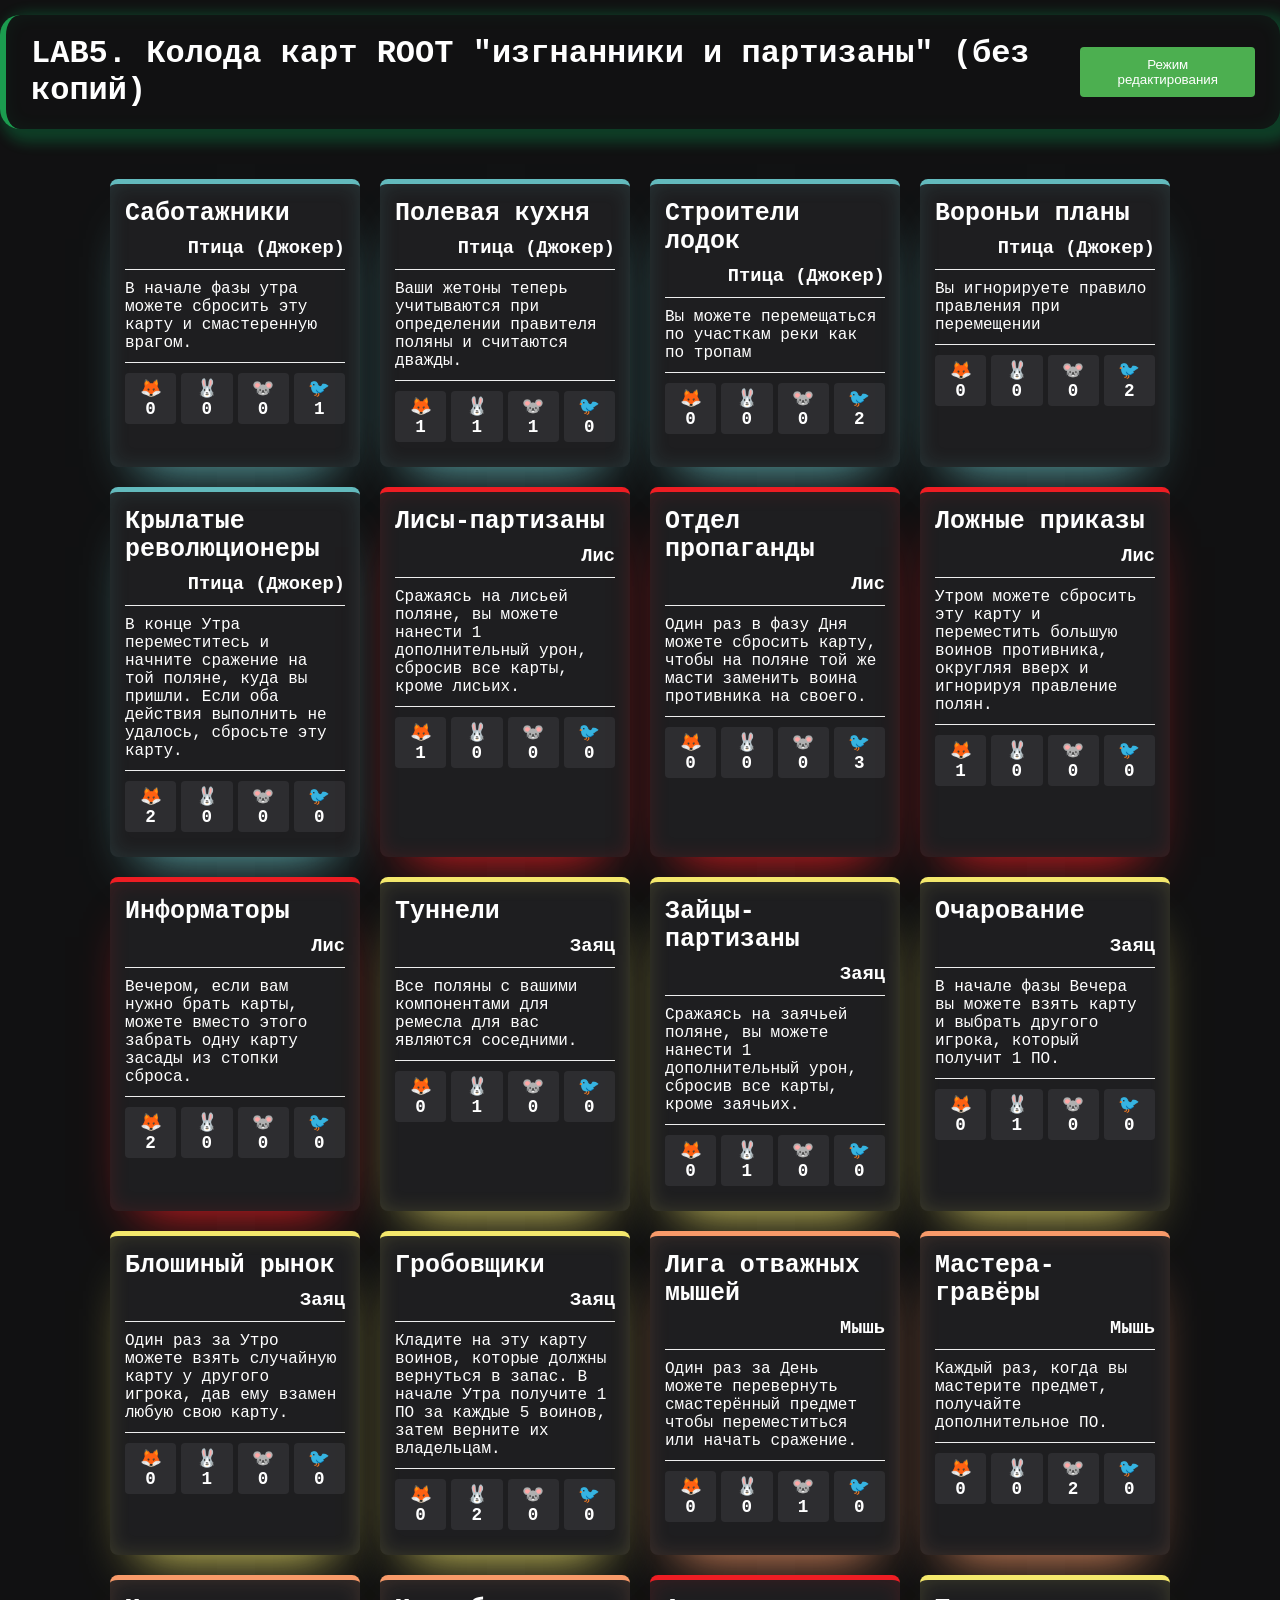
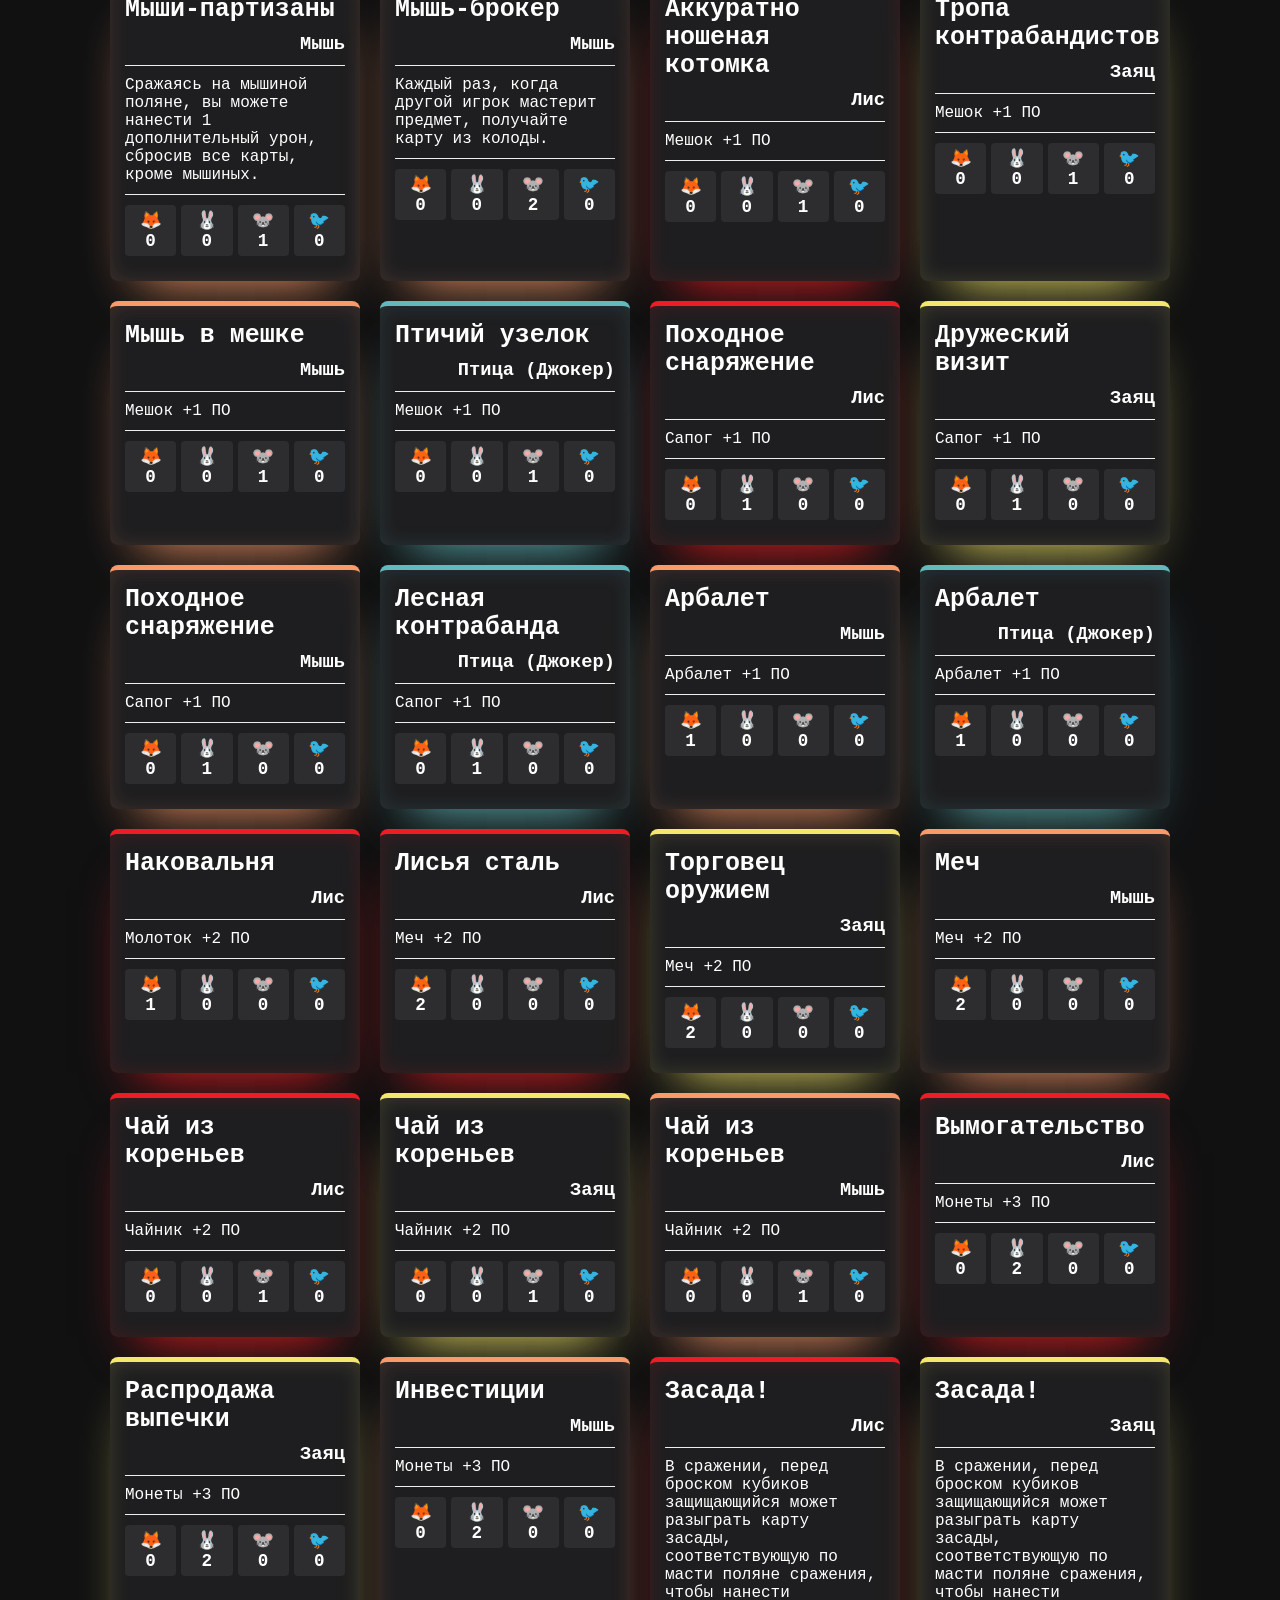
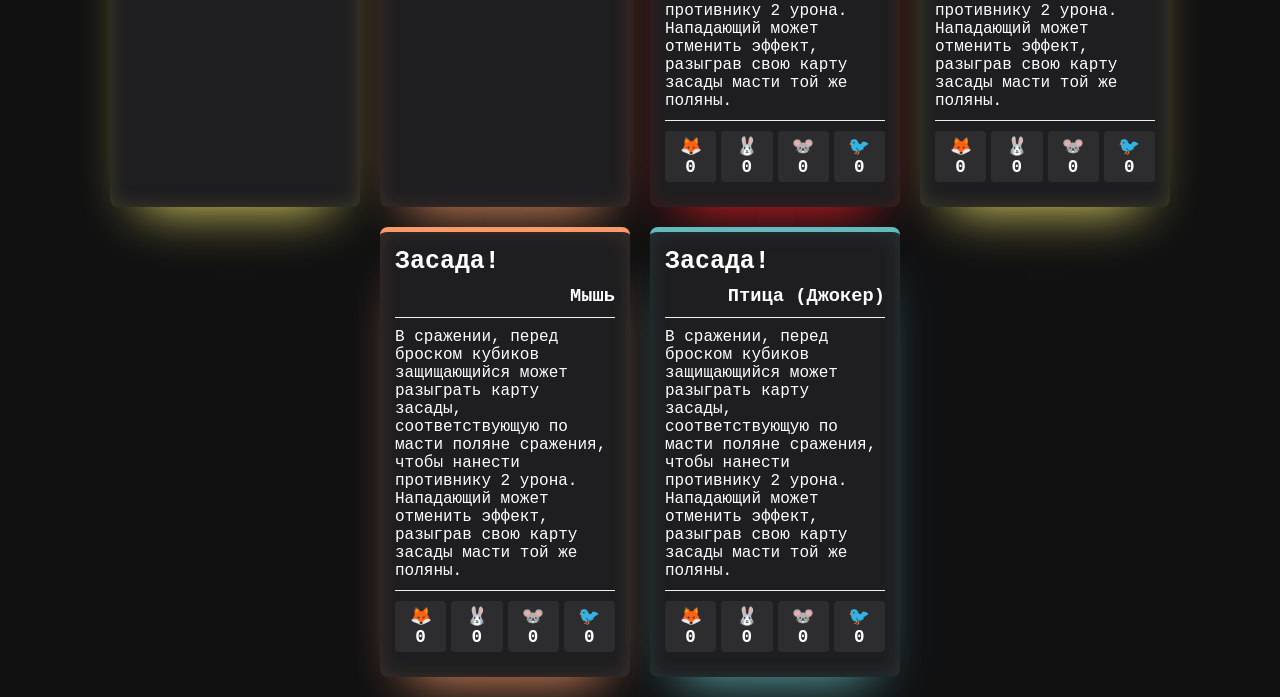
<file: lab5/index.html>
<!DOCTYPE html>
<html lang="ru">
<head>
    <meta charset="UTF-8">
    <meta name="viewport" content="width=device-width, initial-scale=1.0">
    <title>Колода карт ROOT</title>
    <link rel="stylesheet" href="style.css">
    <script src="script.js"></script>
</head>

<body>
</body>
</html>
</file>
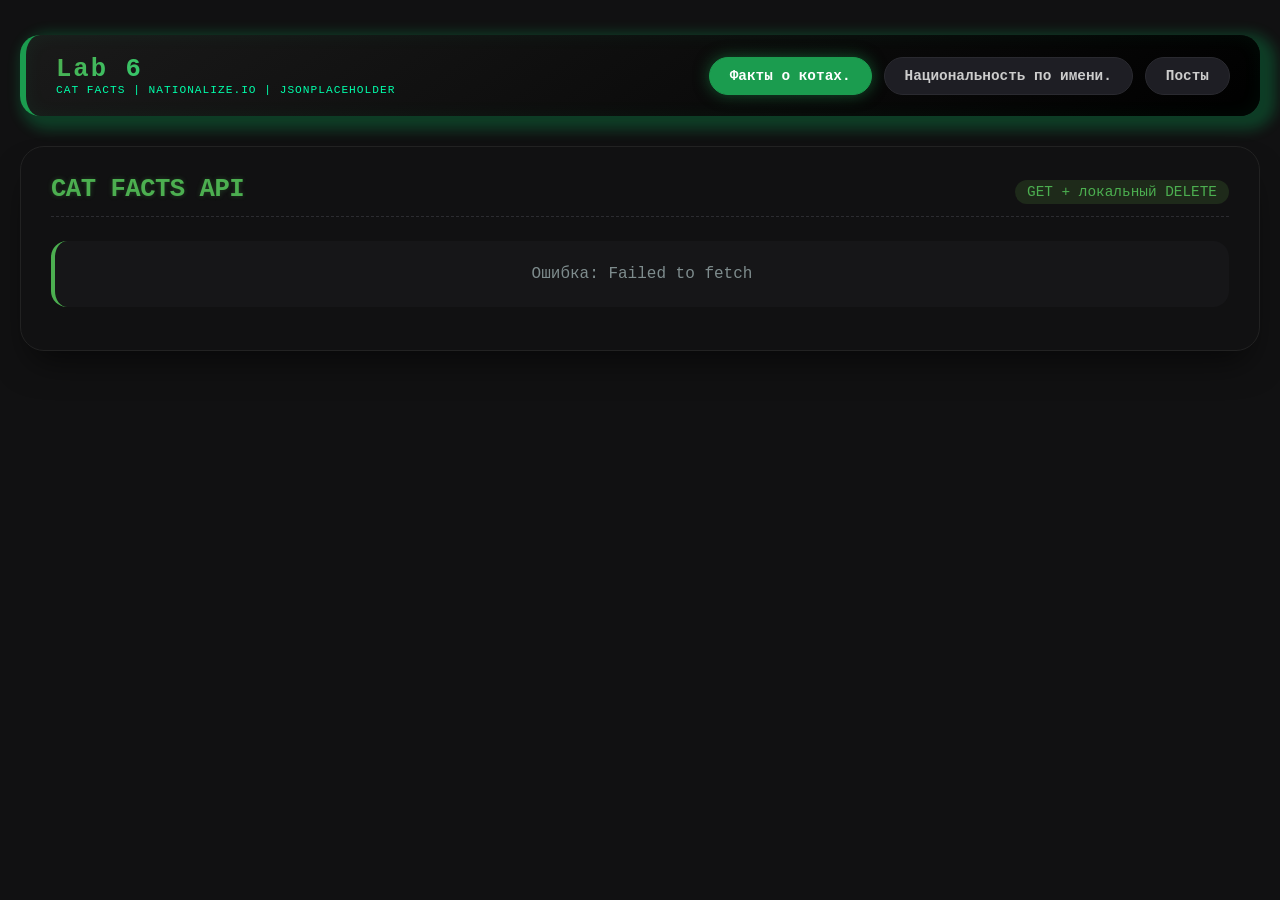
<file: lab6/index.html>
<!DOCTYPE html>
<html lang="ru">
<head>
    <meta charset="UTF-8">
    <meta name="viewport" content="width=device-width, initial-scale=1.0">
    <title>API Explorer | JSONPlaceholder + Cat Facts + Nationalize</title>
    <link rel="stylesheet" href="style.css">
</head>
<body>
    <div class="container">
        <header class="header">
            <div class="logo">
                <h1>Lab 6</h1>
                <p>CAT FACTS | NATIONALIZE.IO | JSONPLACEHOLDER</p>
            </div>
            <div class="api-nav">
                <button class="api-nav-btn active" data-api="cat">Факты о котах.</button>
                <button class="api-nav-btn" data-api="nationalize">Национальность по имени.</button>
                <button class="api-nav-btn" data-api="jsonplaceholder">Посты</button>
            </div>
        </header>

        <main id="app">
        </main>
    </div>

    <script src="script.js"></script>
</body>
</html>
</file>
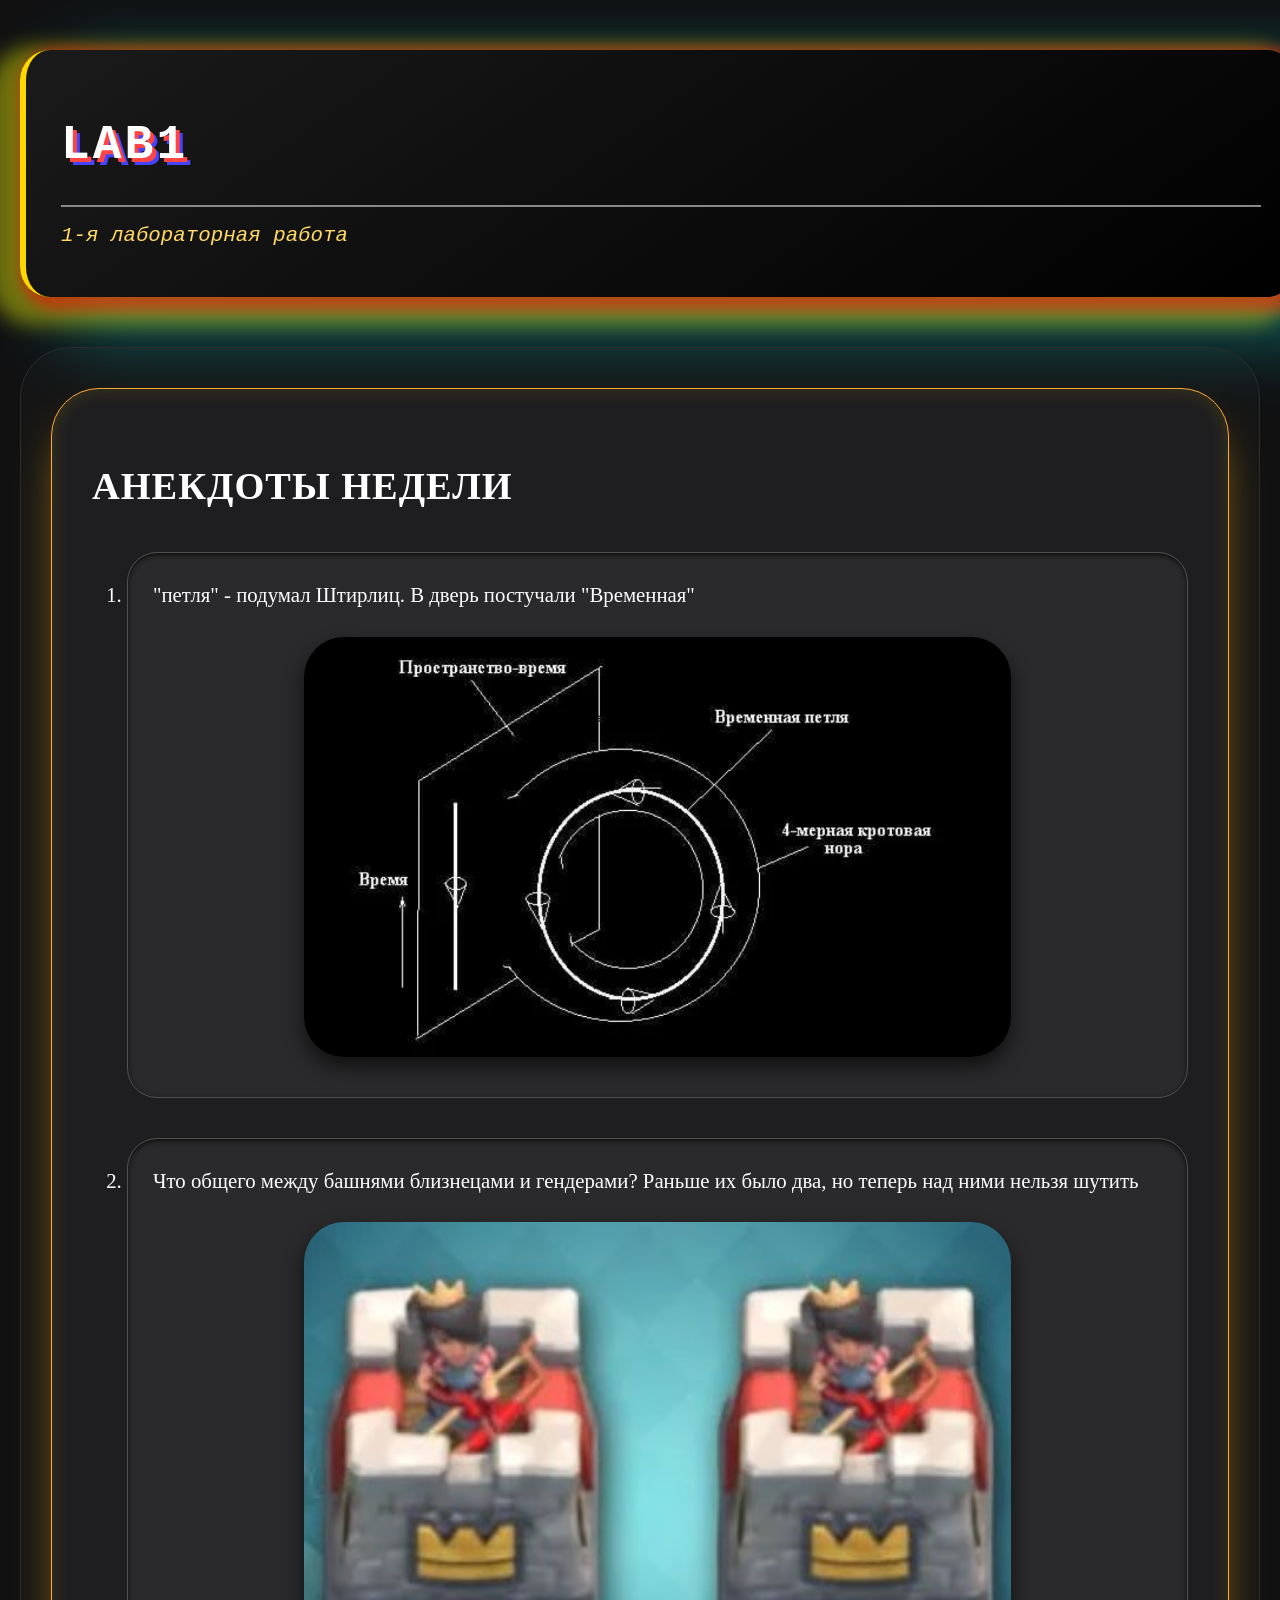
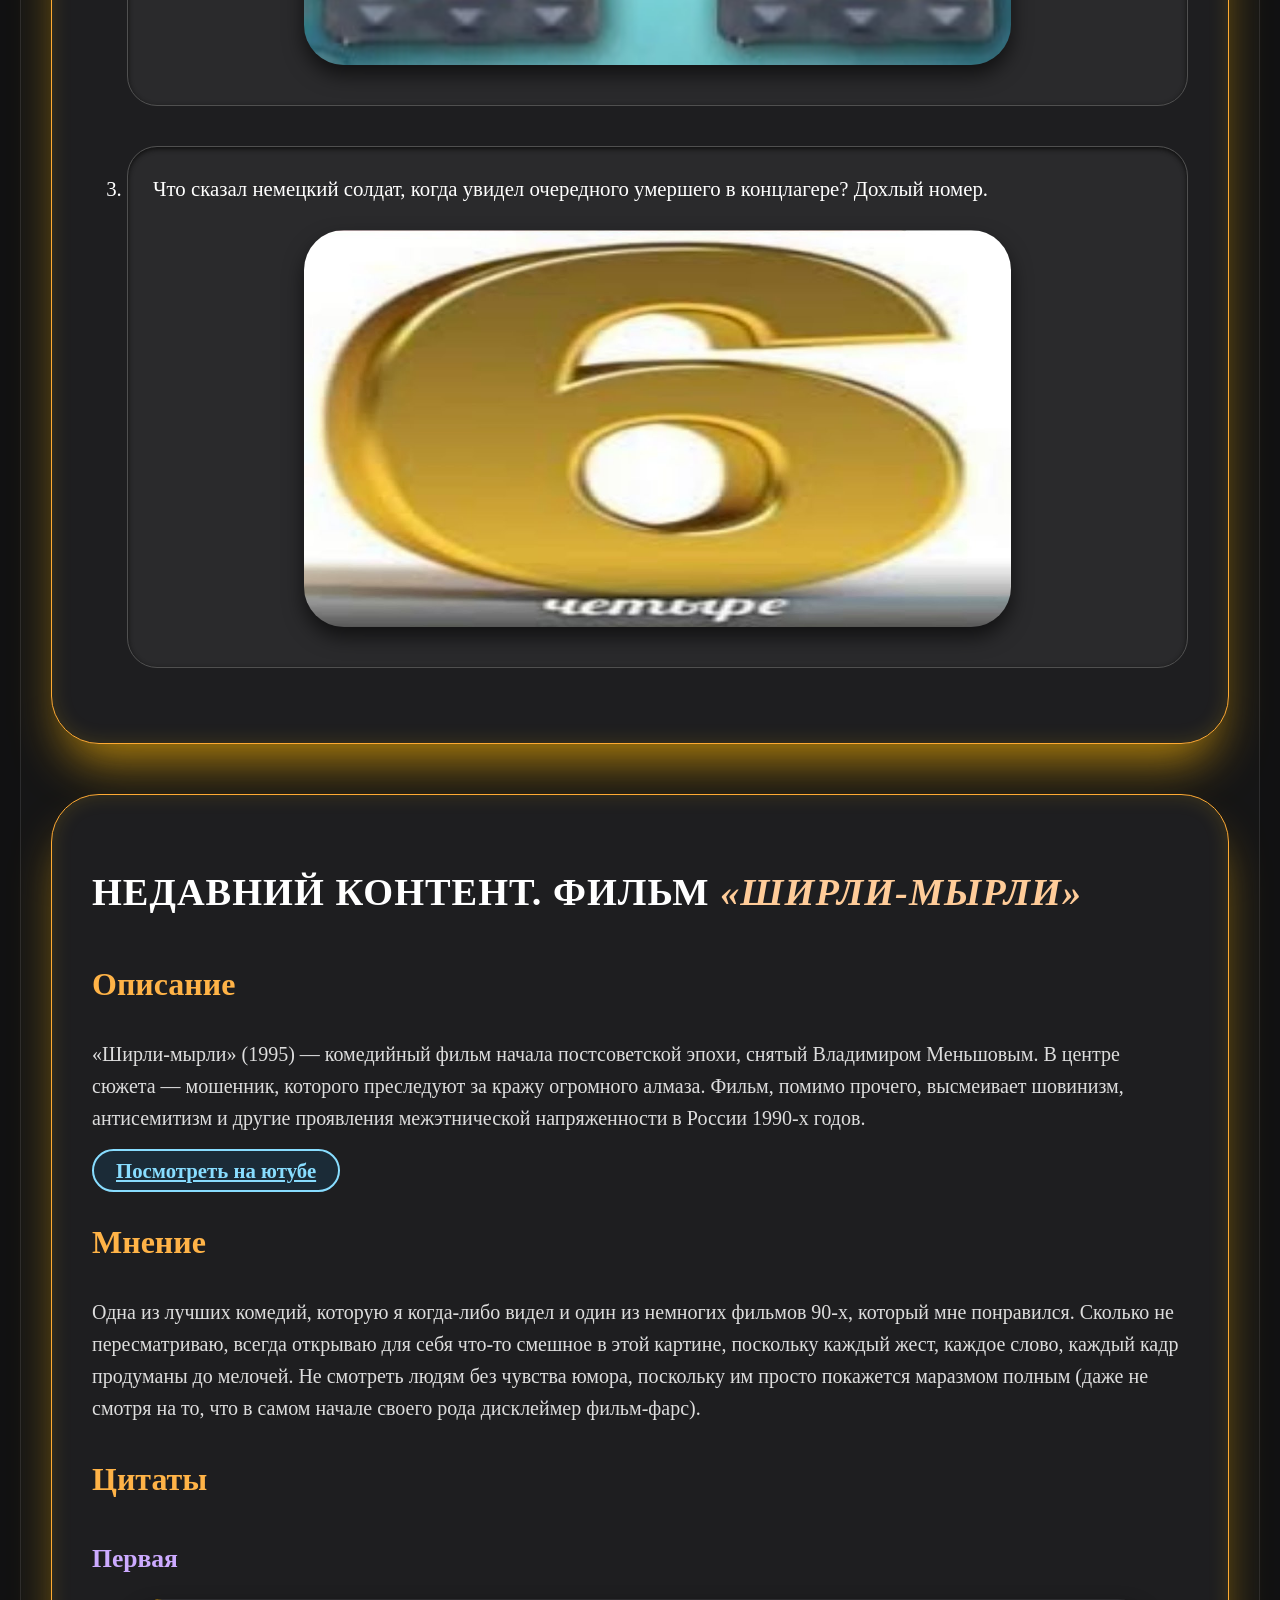
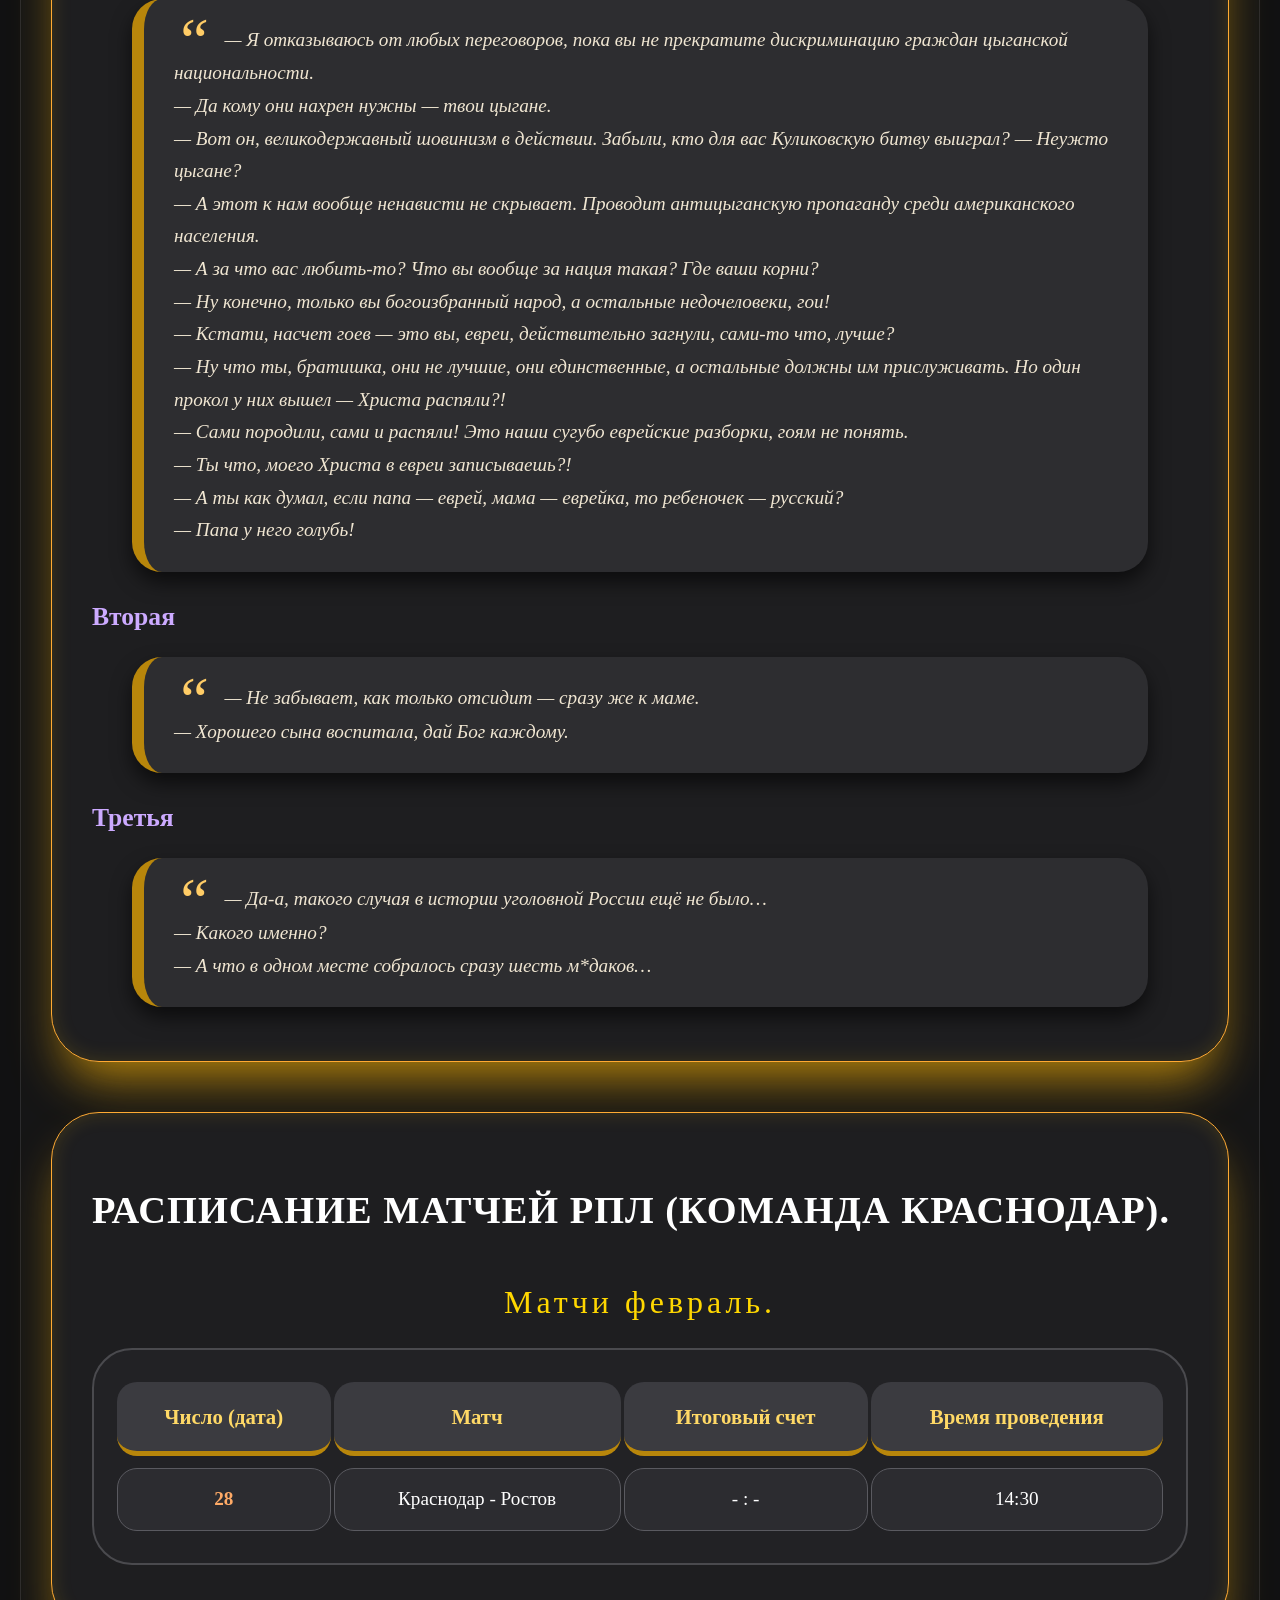
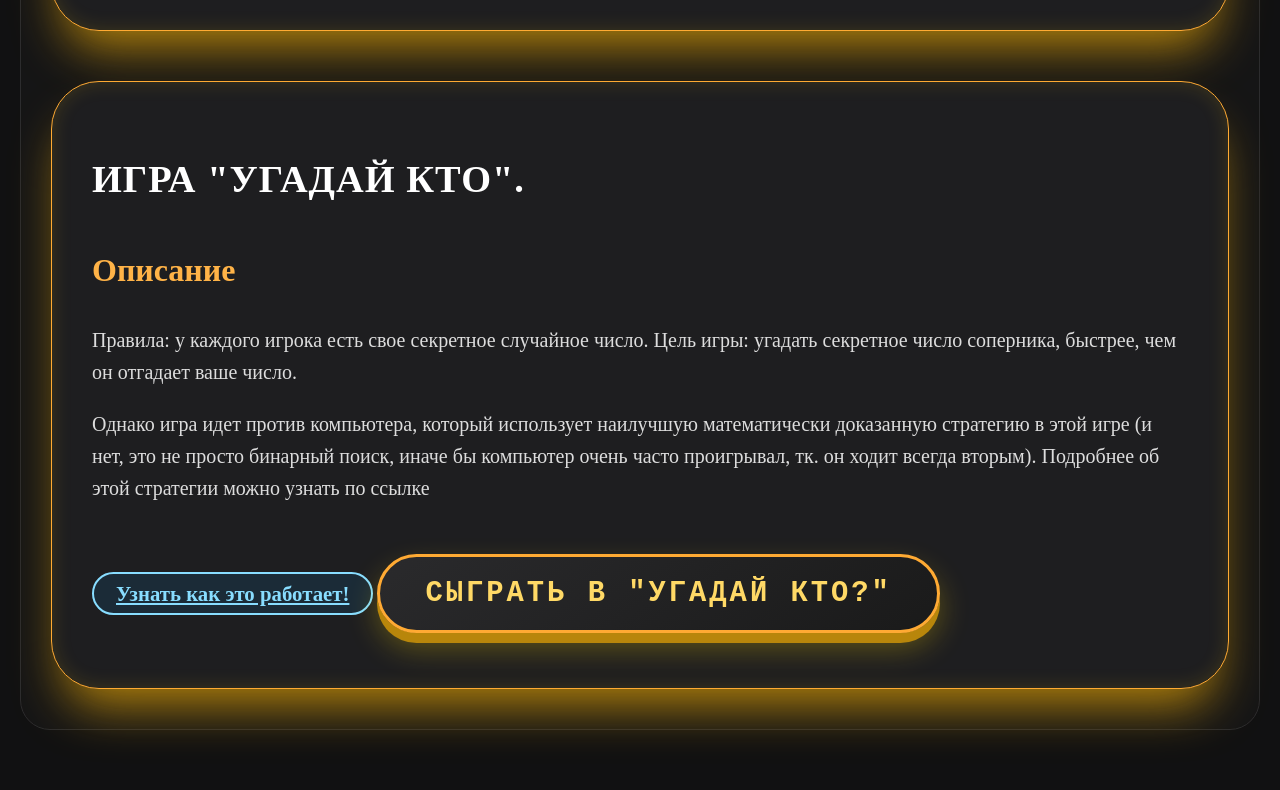
<file: lab1_3/laba1.html>
﻿<!DOCTYPE html>
<html lang="ru">
<head>
    <meta charset="utf-8">
    <title>лаба 1</title>
    <style>

        body {
            background-color: #111112;
            line-height: 1.6;
            padding: 20px;
            max-width: 1400px;
            margin: 0 auto;
        }

        header {
            width: 100%;
            max-width: 1200px;
            margin: 30px auto 50px auto;
            background: linear-gradient(145deg, #1a1a1a, #000000);
            color: white;
            font-size: 26px;
            font-family: 'Courier New', cursive, monospace;
            border-radius: 30px 30px 30px 30px;
            padding: 25px 35px;
            box-shadow: 8px 6px 13px 8px rgba(255, 0, 0, 0.5), -16px 12px 20px 16px rgba(255, 255, 0, 0.4), 48px 26px 71px 16px rgba(0, 255, 255, 0.3);
            border-left: 6px solid gold;
        }

            header h1 {
                font-size: 3rem;
                text-shadow: 4px 4px 0 #ff4444, 7px 7px 0 #4444ff;
                letter-spacing: 3px;
                margin-bottom: 10px;
            }

            header p {
                font-size: 1.3rem;
                color: #ffd966;
                font-style: italic;
                border-top: 2px solid #888;
                padding-top: 12px;
            }

        main {
            background-color: rgba(255, 255, 255, 0.02);
            border-radius: 50px 50px 30px 30px;
            padding: 40px 30px;
            backdrop-filter: blur(1px);
            border: 1px solid #2c2c2e;
            margin: 20px 0 40px 0;
        }

        article {
            display: flex;
            flex-direction: column;
            gap: 50px;
        }

        section {
            color: white;
            background: #1e1e20;
            padding: 35px 40px;
            border-radius: 48px 48px 48px 48px;
            border: 1px solid #ffaa33;
            box-shadow: 0 30px 50px -15px #b8860b, inset 0 0 20px rgba(255, 200, 0, 0.15);
        }

            section h2 {
                font-size: 2.4rem;
                color: white;
                margin-bottom: 35px;
                font-weight: 700;
                letter-spacing: 1px;
                text-transform: uppercase;
            }

            section h3 {
                font-size: 2rem;
                color: #ffb347;
                margin: 30px 0 15px 0;
                padding-bottom: 8px;
            }

            section h4 {
                font-size: 1.6rem;
                color: #ccaaff;
                margin: 25px 0 10px 0;
            }

            section ol {
                padding-left: 35px;
            }

            section li {
                margin-bottom: 40px;
                font-size: 1.3rem;
                background: #2a2a2c;
                padding: 25px 25px 30px 25px;
                border-radius: 30px;
                border: 1px solid #505050;
                box-shadow: inset 0 2px 5px #0f0f0f;
            }

                section li img {
                    max-width: 100%;
                    display: block;
                    margin: 25px auto 10px auto;
                    border-radius: 40px;
                    box-shadow: 0 10px 20px rgba(0,0,0,0.6);
                }

        blockquote {
            background: #2d2d30;
            padding: 25px 30px;
            border-radius: 30px;
            font-style: italic;
            color: #f0e6d2;
            border-left: 12px solid #b8860b;
            font-size: 1.2rem;
            box-shadow: 0 10px 20px rgba(0,0,0,0.6);
            line-height: 1.7;
        }

            blockquote::before {
                content: "“";
                font-size: 4rem;
                color: #ffcc66;
                line-height: 0.5;
                vertical-align: middle;
                margin-right: 10px;
            }

        table {
            width: 100%;
            border-collapse: separate;
            border-spacing: 3px 12px;
            margin: 30px 0;
            background: #222225;
            border-radius: 40px;
            padding: 20px;
            border: 2px solid #4a4a4e;
        }

        caption {
            font-size: 2rem;
            color: gold;
            margin-bottom: 20px;
            letter-spacing: 4px;
        }

        th {
            background: #3b3b40;
            color: #ffd966;
            padding: 18px 15px;
            font-size: 1.3rem;
            border-radius: 20px 20px 20px 20px;
            border-bottom: 5px solid #b8860b;
        }

        td {
            background: #2c2c30;
            padding: 15px 20px;
            font-size: 1.2rem;
            border-radius: 20px;
            text-align: center;
            border: 1px solid #5a5a60;
        }

            td:first-child {
                font-weight: bold;
                color: #ffaa66;
            }

        a {
            color: #88ddff;
            font-weight: bold;
            font-size: 1.3rem;
            border: 2px solid #88ddff;
            padding: 8px 22px;
            border-radius: 60px;
            margin: 15px 0;
            background: rgba(0, 160, 255, 0.1);
        }

        p {
            margin-bottom: 20px;
            font-size: 1.25rem;
            color: #dddddd;
        }

        q {
            font-style: italic;
            color: #ffcc99;
            quotes: "«" "»";
        }

        img {
            width: 70%;
            height: auto;
            object-fit: cover;
            object-position: top;
        }

        .game-button {
            background: linear-gradient(145deg, #2a2a2c, #1a1a1a);
            color: #ffd966;
            font-size: 1.8rem;
            font-weight: bold;
            padding: 20px 45px;
            border: 3px solid #ffaa33;
            border-radius: 60px;
            cursor: pointer;
            margin: 30px 0 20px 0;
            box-shadow: 0 10px 0 #b8860b, 0 15px 30px rgba(255, 215, 0, 0.3);
            transition: all 0.15s ease;
            text-transform: uppercase;
            letter-spacing: 3px;
            font-family: 'Courier New', monospace;
            position: relative;
            overflow: hidden;
        }
            .game-button:hover {
                transform: translateY(-5px);
                box-shadow: 0 15px 0 #b8860b, 0 20px 40px rgba(255, 215, 0, 0.5);
                background: linear-gradient(145deg, #3a3a3c, #2a2a2a);
                color: #ffeb99;
                border-color: #ffc64a;
            }
    </style>
</head>
<body>
    <header>
        <h1>LAB1</h1>
        <p>1-я лабораторная работа</p>
    </header>

    <main>
        <article>
            <section>
                <h2>Анекдоты недели</h2>
                <ol>
                    <li>
                        "петля" - подумал Штирлиц. В дверь постучали "Временная"
                        <img src="петля.jpeg" alt="петля">
                    </li>
                    <li>
                        Что общего между башнями близнецами и гендерами? Раньше их было два, но теперь над ними нельзя шутить
                        <img src="башни.jpg" alt="башни">
                    </li>
                    <li>
                        Что сказал немецкий солдат, когда увидел очередного умершего в концлагере? Дохлый номер.
                        <img src="номер.jpg" alt="четыре">
                    </li>
                </ol>
            </section>

            <section>
                <h2>Недавний контент. Фильм <q>Ширли-мырли</q></h2>

                <h3>Описание</h3>
                <p>
                    «Ширли-мырли» (1995) — комедийный фильм начала постсоветской эпохи, снятый Владимиром Меньшовым.
                    В центре сюжета — мошенник, которого преследуют за кражу огромного алмаза. Фильм, помимо прочего,
                    высмеивает шовинизм, антисемитизм и другие проявления межэтнической напряженности в России 1990-х годов.
                </p>
                <a href="https://www.youtube.com/watch?v=_v3Kl79PMuE" target="_blank">Посмотреть на ютубе</a>

                <h3>Мнение</h3>
                <p>
                    Одна из лучших комедий, которую я когда-либо видел и один из немногих фильмов 90-х, который мне понравился.
                    Сколько не пересматриваю, всегда открываю для себя что-то смешное в этой картине, поскольку каждый жест, каждое слово, каждый кадр продуманы до мелочей.
                    Не смотреть людям без чувства юмора, поскольку им просто покажется маразмом полным (даже не смотря на то, что в самом начале своего рода дисклеймер фильм-фарс).
                </p>

                <h3>Цитаты</h3>

                <h4>Первая</h4>
                <blockquote>
                    — Я отказываюсь от любых переговоров, пока вы не прекратите дискриминацию граждан цыганской национальности.<br />
                    — Да кому они нахрен нужны — твои цыгане.<br />
                    — Вот он, великодержавный шовинизм в действии. Забыли, кто для вас Куликовскую битву выиграл? — Неужто цыгане?<br />
                    — А этот к нам вообще ненависти не скрывает. Проводит антицыганскую пропаганду среди американского населения.<br />
                    — А за что вас любить-то? Что вы вообще за нация такая? Где ваши корни?<br />
                    — Ну конечно, только вы богоизбранный народ, а остальные недочеловеки, гои!<br />
                    — Кстати, насчет гоев — это вы, евреи, действительно загнули, сами-то что, лучше?<br />
                    — Ну что ты, братишка, они не лучшие, они единственные, а остальные должны им прислуживать. Но один прокол у них вышел — Христа распяли?!<br />
                    — Сами породили, сами и распяли! Это наши сугубо еврейские разборки, гоям не понять.<br />
                    — Ты что, моего Христа в евреи записываешь?!<br />
                    — А ты как думал, если папа — еврей, мама — еврейка, то ребеночек — русский?<br />
                    — Папа у него голубь!<br />
                </blockquote>

                <h4>Вторая</h4>
                <blockquote>
                    — Не забывает, как только отсидит — сразу же к маме.<br />
                    — Хорошего сына воспитала, дай Бог каждому.<br />
                </blockquote>

                <h4>Третья</h4>
                <blockquote>
                    — Да-а, такого случая в истории уголовной России ещё не было…<br />
                    — Какого именно?<br />
                    — А что в одном месте собралось сразу шесть м*даков…<br />
                </blockquote>
            </section>

            <section>
                <h2>Расписание матчей РПЛ (команда Краснодар).</h2>

                <table>
                    <caption>
                        Матчи февраль.
                    </caption>

                    <thead>
                        <tr>
                            <th>Число (дата)</th>
                            <th>Матч</th>
                            <th>Итоговый счет</th>
                            <th>Время проведения</th>
                        </tr>
                    </thead>

                    <tbody>
                        <tr>
                            <td>28</td>
                            <td>Краснодар - Ростов</td>
                            <td>- : -</td>
                            <td>14:30</td>
                        </tr>
                    </tbody>
                </table>
            </section>

            <section>
                <h2>Игра "Угадай кто".</h2>
                <h3>Описание</h3>
                <p>Правила: у каждого игрока есть свое секретное случайное число. Цель игры: угадать секретное число соперника, быстрее, чем он отгадает ваше число.</p>
                <p>Однако игра идет против компьютера, который использует наилучшую математически доказанную стратегию в этой игре 
                    (и нет, это не просто бинарный поиск, иначе бы компьютер очень часто проигрывал, тк. он ходит всегда вторым). Подробнее об этой стратегии можно узнать по ссылке</p>

                <a href="https://youtu.be/_3RNB8eOSx0?si=78ky8hLTkLDc64aY" target="_blank">Узнать как это работает!</a>

                <button class="game-button" onClick="startGame()">Сыграть в "Угадай кто?"</button>

            </section>

        </article>
    </main>

    <script src="guess_who.js"> </script>
</body>
</html>
</file>
<file: lab5/style.css>
* {
    margin: 0;
    padding: 0;
    box-sizing: border-box;
}

body {
    font-family: 'Courier New';
    background-color: #111112;
}

.header {
    margin: 15px auto 30px auto;
    background-color: linear-gradient(145deg, #1a1a1a, #000000);
    color: white;
    border-radius: 20px;
    padding: 20px 25px;
    box-shadow: 8px 6px 13px 8px rgba(0, 255, 128, 0.19), inset 0 0 20px rgba(0, 255, 128, 0.05);
    border-left: 6px solid #1b9c4f;
    display: flex;
    justify-content: space-between;
    align-items: center;
}

.mode-switch {
    background-color: #4CAF50;
    color: white;
    border: none;
    padding: 10px 20px;
    cursor: pointer;
    border-radius: 4px;
}

.mode-switch.edit {
    background-color: #f44336;
}

.cards-container {
    display: flex;
    flex-wrap: wrap;
    gap: 20px;
    padding: 20px;
    justify-content: center;
}

.card {
    color: white;
    background: #1e1e20;
    width: 250px;
    border-radius: 8px;
    padding: 15px;
    border-top: 5px solid;
}

.card.fox { 
    border-color: #EE1D23;
    box-shadow: 0 30px 50px -30px #EE1D23, inset 0 0 20px rgba(238, 29, 35, 0.15);
}
.card.rabbit { 
    border-color: #F4E86C; 
    box-shadow: 0 30px 50px -30px #F4E86C, inset 0 0 20px rgba(244, 232, 108, 0.15);
}
.card.mouse { 
    border-color: #F89A69;
    box-shadow: 0 30px 50px -30px #F89A69, inset 0 0 20px rgba(248, 154, 105, 0.15); 
}
.card.bird { 
    border-color: #63BABD; 
    box-shadow: 0 30px 50px -30px #63BABD, inset 0 0 20px rgba(99, 186, 189, 0.15);
}

.card-header {
    font-weight: bold;
    font-size: 1.3em;
    display: flex;
    flex-direction: column;
    gap: 5px;
    margin-bottom: 10px;
}

.card-title {
    font-weight: bold;
    font-size: 1.2em;
    text-align: left;
    padding-bottom: 5px;

}

.suit {
    font-weight: bold;
    text-align: right;
    font-size: 0.9em;
}

.card-description {
    margin: 10px 0;
    padding: 10px 0;
    border-top: 1px solid #eee;
    border-bottom: 1px solid #eee;
}

.craft-cost {
    font-weight: bold;
    font-size: 1.1em;
    display: grid;
    grid-template-columns: repeat(4, 1fr);
    gap: 5px;
    margin: 10px 0;
}

.craft-cost div {
    text-align: center;
    padding: 5px;
    background-color: #2d2d30;
    border-radius: 4px;
}

.card-actions {
    display: flex;
    gap: 5px;
    margin-top: 10px;
}

.edit-mode .card-actions {
    display: flex;
}

.card-actions {
    display: none;
}

.add-card {
    width: 250px;
    color: white;
    background: #1e1e20;
    border-radius: 8px;
    box-shadow: 0 2px 4px rgba(0,0,0,0.1);
    padding: 15px;
    display: flex;
    justify-content: center;
    align-items: center;
    cursor: pointer;
    border: 2px dashed #ccc;
}

button {
    padding: 5px 10px;
    border: none;
    border-radius: 4px;
    cursor: pointer;
}

.edit-btn {
    background-color: #ffc107;
    color: black;
}

.save-btn {
    background-color: #28a745;
    color: white;
}

.delete-btn {
    background-color: #dc3545;
    color: white;
}

input, textarea, select {
    color: white;
    background: #1e1e20;
    width: 100%;
    padding: 5px;
    margin: 5px 0;
    border: 1px solid #ddd;
    border-radius: 4px;
}

input:focus, textarea:focus, select:focus {
    outline: none;
    border-color: #4CAF50;
}

input.error, textarea.error {
    border-color: #f44336;
}

.craft-cost-inputs {
    display: grid;
    grid-template-columns: repeat(4, 1fr);
    gap: 5px;
    margin: 10px 0;
}

.craft-cost-inputs input {
    width: 100%;
    text-align: center;
}

.title-input {
    font-weight: bold;
    margin-bottom: 5px;
}

.notification {
    position: fixed;
    top: 20px;
    right: 20px;
    padding: 12px 20px;
    border-radius: 4px;
    z-index: 1000;
    animation: fadeInOut 2s ease-in-out;
}

.notification.error {
    background-color: #f44336;
    color: white;
}

.notification.success {
    background-color: #4CAF50;
    color: white;
}

@keyframes fadeInOut {
    0% {
        opacity: 0;
        transform: translateY(25px);
    }
    25% {
        opacity: 1;
        transform: translateY(0);
    }
    75% {
        opacity: 1;
        transform: translateY(0);
    }
    100% {
        opacity: 0;
        transform: translateY(-25px);
    }
}
</file>
<file: lab6/style.css>
* {
    margin: 0;
    padding: 0;
    box-sizing: border-box;
}

body {
    font-family: 'Courier New', 'Fira Code', monospace;
    background-color: #111112;
    min-height: 100vh;
}

.container {
    max-width: 1300px;
    margin: 0 auto;
    padding: 20px;
}


.header {
    margin: 15px auto 30px auto;
    background: linear-gradient(145deg, #1a1a1a, #000000);
    color: white;
    border-radius: 20px;
    padding: 20px 30px;
    box-shadow: 8px 6px 13px 8px rgba(0, 255, 128, 0.19), inset 0 0 20px rgba(0, 255, 128, 0.05);
    border-left: 6px solid #1b9c4f;
    display: flex;
    justify-content: space-between;
    align-items: center;
    flex-wrap: wrap;
    gap: 20px;
}

.logo h1 {
    font-size: 1.6rem;
    letter-spacing: 2px;
    background: linear-gradient(135deg, #4caf50, #00ffaa);
    -webkit-background-clip: text;
    background-clip: text;
    color: transparent;
}

.logo p {
    font-size: 0.7rem;
    color: #00ffaa;
    letter-spacing: 1px;
}

.api-nav {
    display: flex;
    gap: 12px;
    flex-wrap: wrap;
}

.api-nav-btn {
    background: #1e1e24;
    border: 1px solid #2a2a30;
    color: #ccc;
    padding: 10px 20px;
    font-family: 'Courier New', monospace;
    font-weight: bold;
    font-size: 0.9rem;
    border-radius: 40px;
    cursor: pointer;
    transition: all 0.2s ease;
}

.api-nav-btn.active {
    background: #1b9c4f;
    border-color: #1b9c4f;
    color: white;
    box-shadow: 0 0 15px rgba(27, 156, 79, 0.5);
}


.api-section {
    background: #111112;
    border-radius: 24px;
    padding: 28px 30px;
    margin-bottom: 30px;
    border: 1px solid #222;
    box-shadow: 0 20px 35px -12px rgba(0, 0, 0, 0.6);
}

.section-header {
    display: flex;
    justify-content: space-between;
    align-items: baseline;
    flex-wrap: wrap;
    margin-bottom: 24px;
    border-bottom: 1px dashed #2c2c30;
    padding-bottom: 12px;
}

.section-header h2 {
    color: #4caf50;
    font-size: 1.6rem;
    letter-spacing: -0.5px;
    text-shadow: 0 0 5px rgba(76, 175, 80, 0.3);
}

.badge {
    font-size: 0.9rem;
    background: #1e2a1a;
    padding: 4px 12px;
    border-radius: 40px;
    color: #4caf50;
}


.facts-list {
    display: flex;
    flex-direction: column;
    gap: 12px;
    margin: 20px 0;
}

.fact-item {
    background: #1e1e20;
    padding: 15px 20px;
    border-radius: 12px;
    border-left: 4px solid #EE1D23;
    color: #e0e0e0;
    font-size: 1.2rem;
    line-height: 1.5;
    transition: all 0.2s;
}

.post-item {
    background: #1e1e20;
    padding: 15px 20px;
    border-radius: 12px;
    border-left: 4px solid #1b9c4f;
    margin-bottom: 12px;
    transition: all 0.2s;
}

.post-title {
    font-weight: bold;
    font-size: 1.1rem;
    color: #4caf50;
    margin-bottom: 8px;
}

.post-body {
    color: #aaa;
    font-size: 0.85rem;
    line-height: 1.4;
    margin-bottom: 12px;
}

.post-actions {
    display: flex;
    gap: 10px;
    justify-content: flex-end;
}

.nation-result {
    background: #1e1e20;
    padding: 20px;
    border-radius: 12px;
    margin-top: 15px;
    border-left: 4px solid #F4E86C;
}

.country-item {
    background: #2a2a2c;
    margin: 8px 0;
    padding: 10px 15px;
    border-radius: 30px;
    display: flex;
    justify-content: space-between;
    align-items: center;
}


.action-group {
    display: flex;
    flex-wrap: wrap;
    gap: 12px;
    margin: 20px 0;
    align-items: flex-end;
}

.api-input {
    background: #0a0a0c;
    border: 1px solid #2c2c30;
    color: #e0e0e0;
    padding: 10px 16px;
    border-radius: 30px;
    font-family: 'Courier New', monospace;
    flex: 1;
    min-width: 180px;
    outline: none;
    transition: 0.2s;
}

.api-input:focus {
    border-color: #4caf50;
    box-shadow: 0 0 8px rgba(76, 175, 80, 0.3);
}

button {
    padding: 8px 18px;
    border: none;
    border-radius: 30px;
    font-family: 'Courier New', monospace;
    font-weight: bold;
    cursor: pointer;
    transition: all 0.2s ease;
    font-size: 0.8rem;
}

button:hover {
    transform: scale(0.96);
    filter: brightness(0.9);
}

.edit-btn {
    background-color: #ffc107;
    color: #1e1e20;
}

.delete-btn {
    background-color: #dc3545;
    color: white;
}

.save-btn {
    background-color: #28a745;
    color: white;
}

.secondary-btn {
    background-color: #2c2c30;
    color: #ccc;
    border: 1px solid #3a3a40;
}

.danger-btn {
    background-color: #b91c1c;
    color: white;
}

.success-btn {
    background-color: #1b9c4f;
    color: white;
}

.response-area {
    background: #0b0b0e;
    border-radius: 16px;
    padding: 16px;
    margin-top: 20px;
    font-family: monospace;
    font-size: 0.8rem;
    border-left: 4px solid #4caf50;
    color: #b0b0b0;
    overflow-x: auto;
    white-space: pre-wrap;
    word-break: break-word;
}

.placeholder-message {
    background: #161618;
    border-radius: 16px;
    padding: 24px;
    text-align: center;
    color: #7e8c8d;
    border-left: 4px solid #4caf50;
    margin: 15px 0;
}

.loading-shimmer {
    background: linear-gradient(90deg, #1e1e20 25%, #2a2a30 50%, #1e1e20 75%);
    background-size: 200% 100%;
    animation: shimmer 1.2s infinite;
    border-radius: 16px;
    padding: 24px;
    text-align: center;
    color: transparent;
}

@keyframes shimmer {
    0% {
        opacity: 0;
        transform: translateY(25px);
    }
    15% {
        opacity: 1;
        transform: translateY(0);
    }
    85% {
        opacity: 1;
        transform: translateY(0);
    }
    100% {
        opacity: 0;
        transform: translateY(-25px);
        visibility: hidden;
    }
}

.notification {
    position: fixed;
    top: 25px;
    right: 25px;
    padding: 14px 24px;
    border-radius: 40px;
    font-family: 'Courier New', monospace;
    font-weight: bold;
    z-index: 2000;
    animation: fadeInOut 2.2s ease-in-out forwards;
    box-shadow: 0 8px 20px rgba(0, 0, 0, 0.4);
}

.notification.error {
    background-color: #b91c1c;
    color: white;
    border-left: 5px solid #ff8888;
}

.notification.success {
    background-color: #1b9c4f;
    color: white;
    border-left: 5px solid #a5ffc2;
}

@keyframes fadeInOut {
    0% {
        opacity: 0;
        transform: translateY(25px);
    }
    15% {
        opacity: 1;
        transform: translateY(0);
    }
    85% {
        opacity: 1;
        transform: translateY(0);
    }
    100% {
        opacity: 0;
        transform: translateY(-25px);
        visibility: hidden;
    }
}

select.api-input {
    appearance: none;
    cursor: pointer;
}

hr {
    border-color: #2a2a2c;
    margin: 16px 0;
}
</file>
